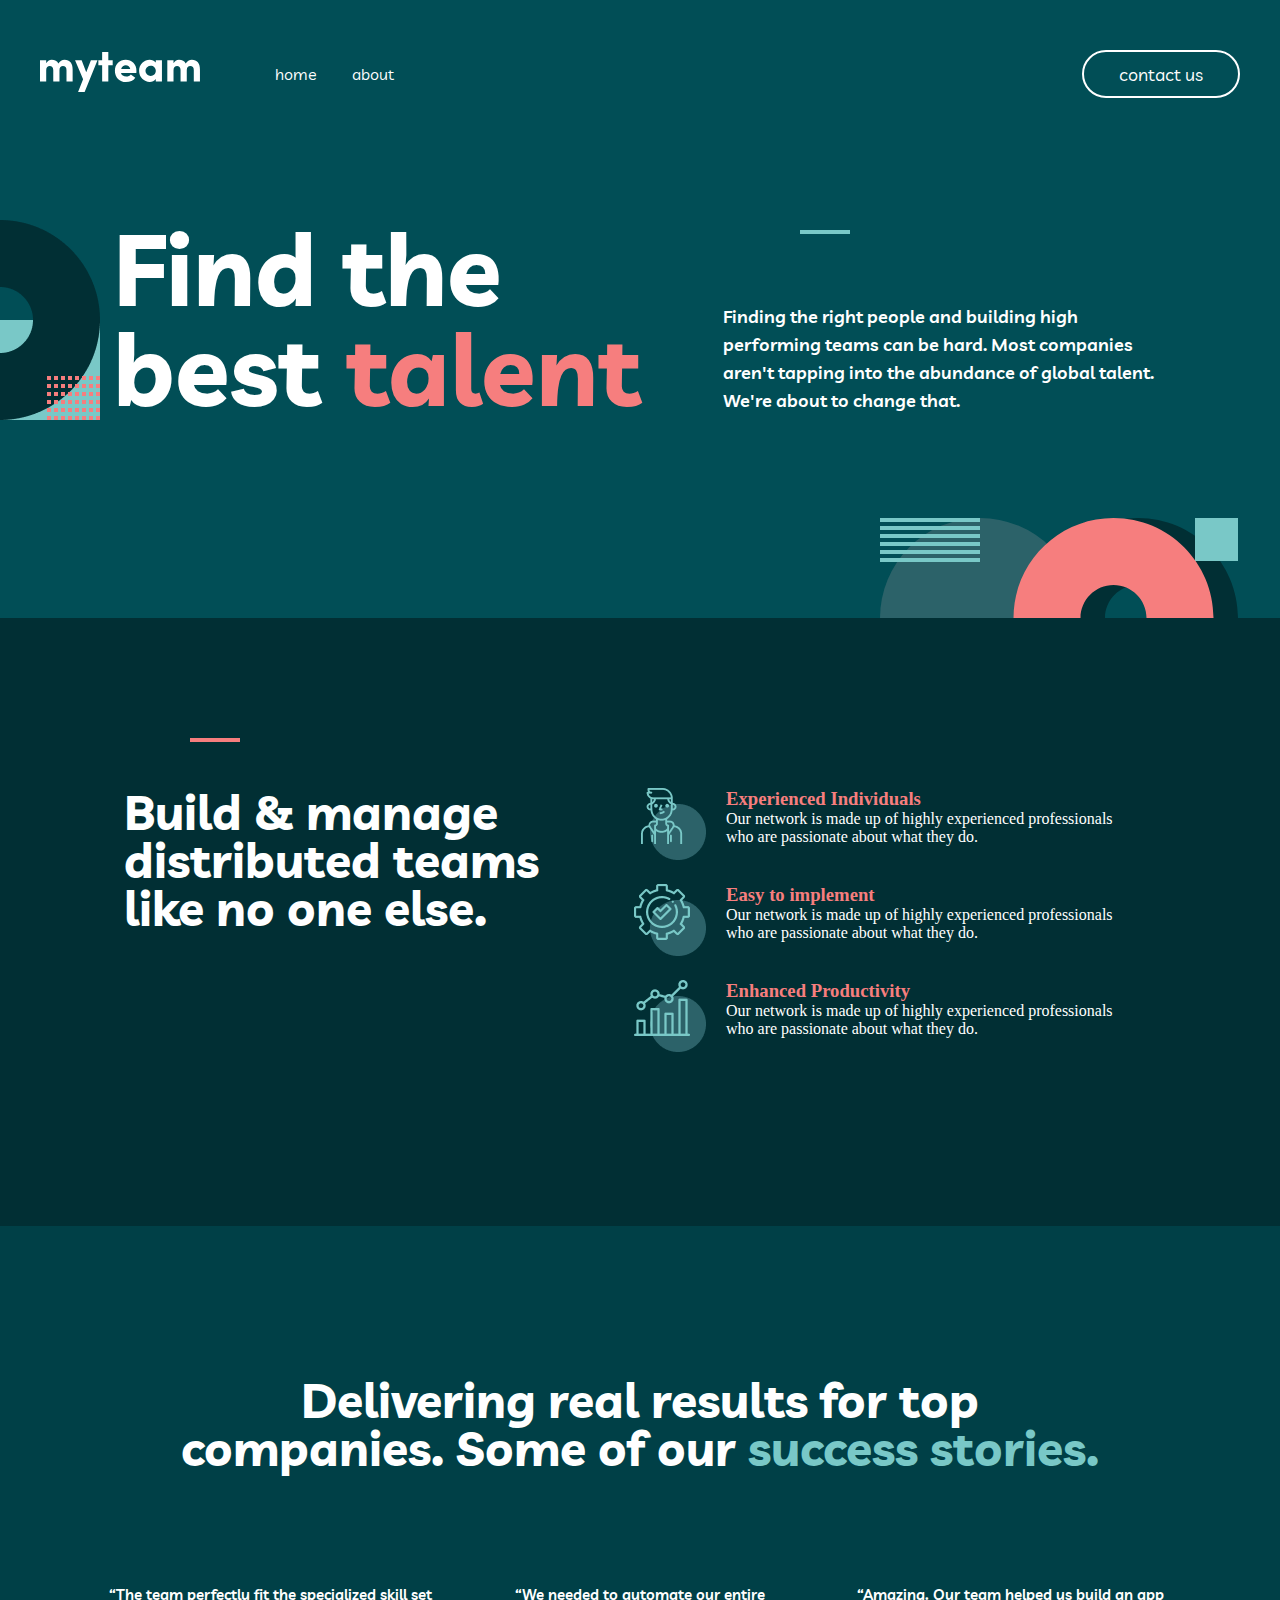
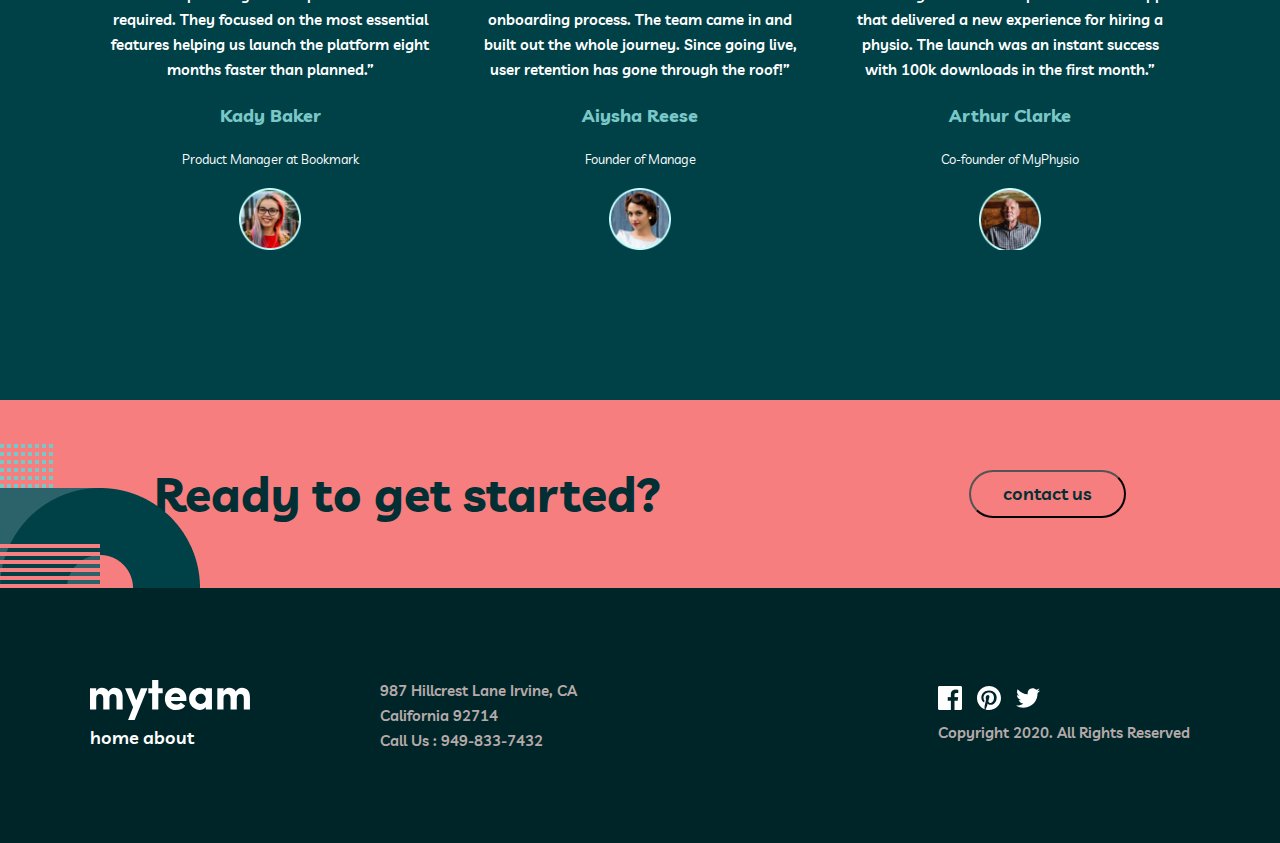
<file: index.html>
<!DOCTYPE html>
<html lang="en">

<head>
    <meta charset="UTF-8">
    <meta name="viewport" content="width=device-width, initial-scale=1.0">
    <title>Project#03</title>
    <link rel="stylesheet" href="./style.css">
    <link rel="preconnect" href="https://fonts.googleapis.com">
    <link rel="preconnect" href="https://fonts.gstatic.com" crossorigin>
    <link
        href="https://fonts.googleapis.com/css2?family=Livvic:ital,wght@0,100;0,200;0,300;0,400;0,500;0,600;0,700;0,900;1,100;1,200;1,300;1,400;1,500;1,600;1,700;1,900&family=Poppins:ital,wght@0,100;0,200;0,300;0,400;0,500;0,600;0,700;0,800;0,900;1,100;1,200;1,300;1,400;1,500;1,600;1,700;1,800;1,900&family=Roboto:ital,wght@0,100;0,300;0,400;0,500;0,700;0,900;1,100;1,300;1,400;1,500;1,700;1,900&family=Yellowtail&display=swap"
        rel="stylesheet">
</head>

<body>
    <section class="header">
        <header>
            <div class="header-box container">

                <div class="header-one">
                    <div class="header-icon">
                        <a href="./index.html"><img src="./img/myteam-logo.svg" alt=""></a>
                    </div>
                    <div class="header-about">
                        <a href="./index.html">home</a>
                        <a href="./about.html">about</a>
                    </div>
                </div>
                <div class="header-btn">
                    <a href="./contact.html"><button class="header-button">contact us</button></a>
                </div>



                
                <button  id="mymodal-btn" class="burger-icon">=</button>
                <div class="header-burger" id="burger">

                    <div class="burger-change">
                        <a href="./index.html">home</a>

                        <a href="./about.html">about</a>
                    </div>



                </div>




            </div>
        </header>

        <div class="talent">
            <h1>Find the best <span class="main-tal">talent</span></h1>
            <p class="talent-text">Finding the right people and building high performing teams can be hard. Most
                companies aren't tapping
                into the abundance of global talent. We're about to change that.</p>
            <img class="img-header-one" src="./img/Group 7.svg" alt="">
            <img class="img-header-two" src="./img/Group 8.png" alt="">
            <img class="img-header-three" src="./img/Rectangle.png" alt="">
        </div>


    </section>




    <section>
        <div class="build-and-manage">

            <div class="build-text-one">
                <h2>Build & manage distributed teams like no one else.</h2>
            </div>
            <div class="manage-text">
                <div class="manage-text-one">
                    <div>
                        <img src="./img/Group 11.png" alt="">
                    </div>
                    <div>
                        <h3 style="color: #F67E7E;">Experienced Individuals</h3>
                        <p class="mng-txt" style="color: white; width: 410px;">Our network is made up of highly
                            experienced professionals who are passionate about what they do.
                    </div>
                    </p>
                </div>
                <div class="manage-text-two">
                    <div>
                        <img src="./img/Group 12.png" alt="">
                    </div>
                    <div>
                        <h3 style="color: #F67E7E;">Easy to implement</h3>
                        <p class="mng-txt" style="color: white; width: 410px;">Our network is made up of highly
                            experienced professionals who are passionate about what they do.
                    </div>
                    </p>
                </div>
                <div class="manage-text-three">
                    <div>
                        <img src="./img/Group 13.png" alt="">
                    </div>
                    <div>
                        <h3 style="color: #F67E7E;">Enhanced Productivity</h3>
                        <p class="mng-txt" style="color: white; width: 410px;">Our network is made up of highly
                            experienced professionals who are passionate about what they do.
                    </div>
                    </p>
                </div>
                <img class="img-manage" src="./img/Rectangle (1).png" alt="">
            </div>

        </div>

    </section>


    <section>
        <div class="delivering-real">
            <h2>Delivering real results for top companies. Some of our <span style="color: #79C8C7;">success
                    stories.</span></h2>
            <div class="delivering-texts">
                <div class="kady-baker">
                    <p> “The team perfectly fit the specialized skill set required. They focused on the most essential
                        features helping us launch the platform eight months faster than planned.”</p>
                    <h3>Kady Baker</h3>
                    <span>Product Manager at Bookmark</span>
                    <img src="./img/Oval@2x.png" alt="">
                </div>
                <div class="aiysha-reese">
                    <p>“We needed to automate our entire onboarding process. The team came in and built out the whole
                        journey. Since going live, user retention has gone through the roof!”</p>
                    <h3>Aiysha Reese</h3>
                    <span>Founder of Manage</span>
                    <img src="./img/Oval Copy 5.png" alt="">
                </div>
                <div class="arthur">
                    <p>“Amazing. Our team helped us build an app that delivered a new experience for hiring a physio.
                        The launch was an instant success with 100k downloads in the first month.”</p>
                    <h3>Arthur Clarke</h3>
                    <span>Co-founder of MyPhysio</span>
                    <img src="./img/Oval Copy 6.png" alt="">
                </div>
            </div>
        </div>
    </section>


    <section>
        <div class="get-started">
            <h2>Ready to get started?</h2>
            <button>contact us</button>
            <img class="get-img" src="./img/Group 8 (3).png" alt="">
        </div>
    </section>

    <footer>
        <div class="footer-part">

            <div class="foot">

                <div class="footer-one">
                    <img src="./img/myteam-logo.svg" alt="">
                    <p>home about</p>
                </div>
                <div class="footer-two">
                    <ul>
                        <li>
                            987 Hillcrest Lane
                            Irvine, CA <br>
                            California 92714 <br>
                            Call Us : 949-833-7432
                        </li>
                    </ul>
                </div>

            </div>


            <div class="footer-three">
                <div style="gap: 15px; display: flex;">

                    <img src="./img/Path.png" alt="">
                    <img src="./img/Path.svg" alt="">
                    <img src="./img/Path (1).svg" alt="">
                </div>

                <div>
                    <p>Copyright 2020. All Rights Reserved</p>
                </div>
            </div>
        </div>
    </footer>
    <script src="./main.js"></script>
</body>

</html>
</file>
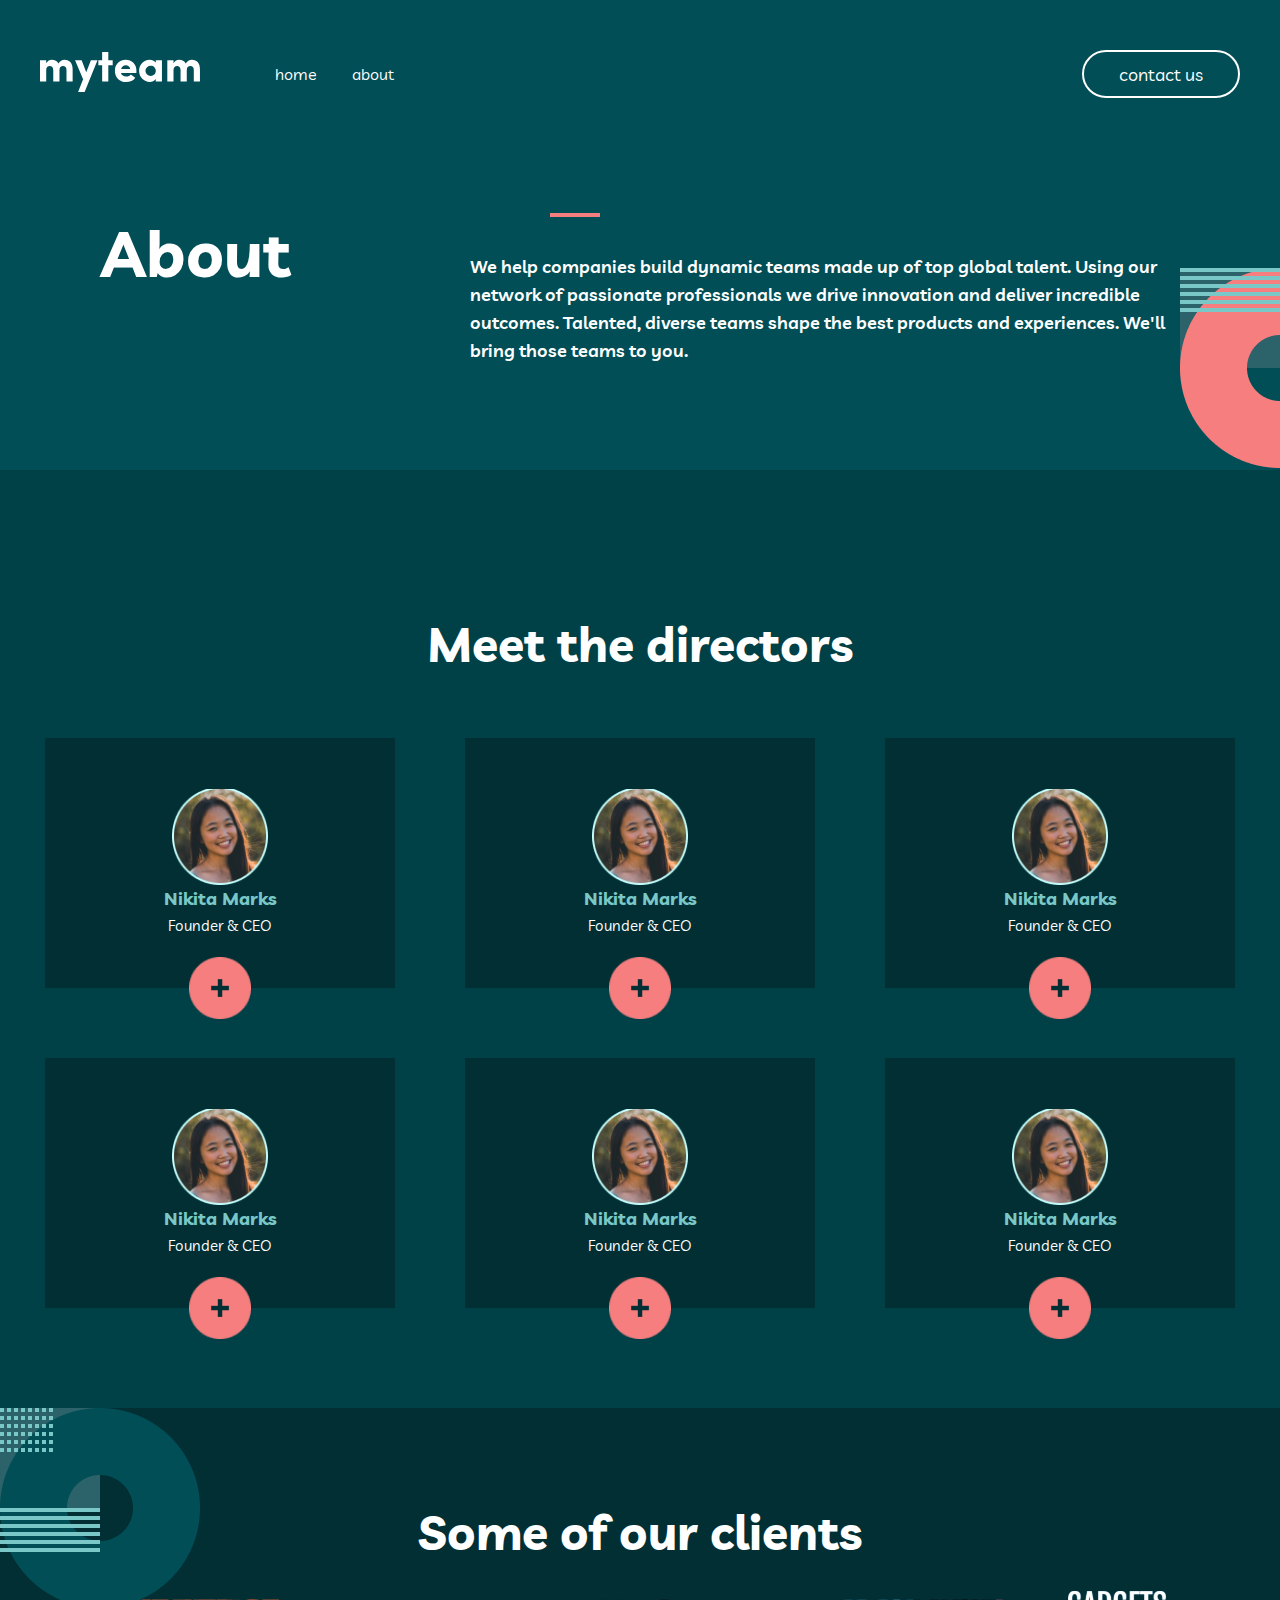
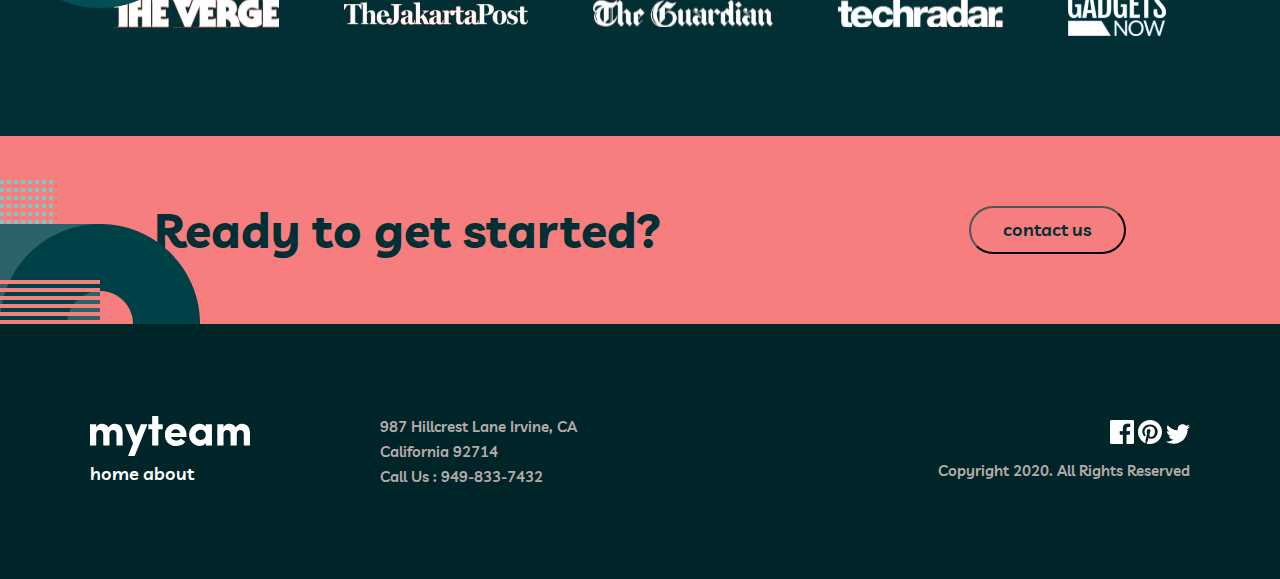
<file: about.html>
<!DOCTYPE html>
<html lang="en">

<head>
    <meta charset="UTF-8">
    <meta name="viewport" content="width=device-width, initial-scale=1.0">
    <title>Project#03</title>
    <link rel="stylesheet" href="./style.css">
    <link rel="preconnect" href="https://fonts.googleapis.com">
    <link rel="preconnect" href="https://fonts.gstatic.com" crossorigin>
    <link
        href="https://fonts.googleapis.com/css2?family=Livvic:ital,wght@0,100;0,200;0,300;0,400;0,500;0,600;0,700;0,900;1,100;1,200;1,300;1,400;1,500;1,600;1,700;1,900&family=Poppins:ital,wght@0,100;0,200;0,300;0,400;0,500;0,600;0,700;0,800;0,900;1,100;1,200;1,300;1,400;1,500;1,600;1,700;1,800;1,900&family=Roboto:ital,wght@0,100;0,300;0,400;0,500;0,700;0,900;1,100;1,300;1,400;1,500;1,700;1,900&family=Yellowtail&display=swap"
        rel="stylesheet">
</head>

<body>
    <section class="header">
        <header>
            <div class="header-box container">

                <div class="header-one">
                    <div class="header-icon">
                        <a href="./index.html"><img src="./img/myteam-logo.svg" alt=""></a>
                    </div>
                    <div class="header-about">
                        <a href="./index.html">home</a>
                        <a href="./about.html">about</a>
                    </div>
                </div>
                <div class="header-btn">
                    <a href="./contact.html"><button class="header-button">contact us</button></a>
                </div>



                <button  id="mymodal-btn" class="burger-icon">=</button>
                <div class="header-burger" id="burger">

                    <div class="burger-change">
                        <a href="./index.html">home</a>

                        <a href="./about.html">about</a>
                    </div>
            </div>
        </header>


    </section>


    <section>
        <div class="about-page">
            <h1>About</h1>
            <p>We help companies build dynamic teams made up of top global talent. Using our network of passionate
                professionals we drive innovation and deliver incredible outcomes. Talented, diverse teams shape the
                best products and experiences. We'll bring those teams to you.</p>
                <img src="./img/Group 8 (4).png" alt="">
                <img  src="./img/Rectangle (1).png" alt="" class="about-img">
        </div>
    </section>


    <section>
        <div class="directors">
            <h2>Meet the directors</h2>
            <div class="director-cards">
                <div class="director-card">
                    <img class="director-image" src="./img/Oval.png" alt="">
                    <h4>Nikita Marks</h4>
                    <span>Founder & CEO</span>
                    <img class="irectorasxj" src="./img/Group 13 (1).png" alt="">
                </div>

                <div class="director-card">
                    <img class="director-image" src="./img/Oval.png" alt="">
                    <h4>Nikita Marks</h4>
                    <span>Founder & CEO</span>
                    <img class="irectorasxj"  src="./img/Group 13 (1).png" alt="">
                </div>


                <div class="director-card">
                    <img class="director-image" src="./img/Oval.png" alt="">
                    <h4>Nikita Marks</h4>
                    <span>Founder & CEO</span>
                    <img class="irectorasxj" src="./img/Group 13 (1).png" alt="">
                </div>


                <div class="director-card">
                    <img class="director-image" src="./img/Oval.png" alt="">
                    <h4>Nikita Marks</h4>
                    <span>Founder & CEO</span>
                    <img class="irectorasxj" src="./img/Group 13 (1).png" alt="">
                </div>


                <div class="director-card">
                    <img class="director-image" src="./img/Oval.png" alt="">
                    <h4>Nikita Marks</h4>
                    <span>Founder & CEO</span>
                    <img class="irectorasxj" src="./img/Group 13 (1).png" alt="">
                </div>


                <div class="director-card">
                    <img class="director-image" src="./img/Oval.png" alt="">
                    <h4>Nikita Marks</h4>
                    <span>Founder & CEO</span>
                    <img class="irectorasxj" src="./img/Group 13 (1).png" alt="">
                </div>
            </div>
        </div>
    </section>




    <section>
        <div class="clients">
            <h2>Some of our clients</h2>
            <div class="clients-icons">
                <img src="./img/Object.svg" alt="">
                <img src="./img/jakarta.svg" alt="">
                <img src="./img/Object (1).svg" alt="">
                <img src="./img/Object (2).svg" alt="">
                <img src="./img/gadgets-now.svg" alt="">
            </div>
            <img class="clin-pic" src="./img/clients-bg.png" alt="">
        </div>
    </section>

    <section>
        <div class="get-started">
            <h2>Ready to get started?</h2>
            <button>contact us</button>
            <img class="get-img" src="./img/Group 8 (3).png" alt="">
        </div>
    </section>

    

    <footer>
        <div class="footer-part">

            <div class="foot">

                <div class="footer-one">
                    <img src="./img/myteam-logo.svg" alt="">
                    <p>home about</p>
                </div>
                <div class="footer-two">
                    <ul>
                        <li>
                            987 Hillcrest Lane
                            Irvine, CA <br>
                            California 92714 <br>
                            Call Us : 949-833-7432
                        </li>
                    </ul>
                </div>

            </div>


            <div class="footer-three">
                <div>

                    <img src="./img/Path.png" alt="">
                    <img src="./img/Path.svg" alt="">
                    <img src="./img/Path (1).svg" alt="">
                </div>

                <div>
                    <p>Copyright 2020. All Rights Reserved</p>
                </div>
            </div>
        </div>
    </footer>
    <script src="./main.js"></script>
</body>

</html>
</file>
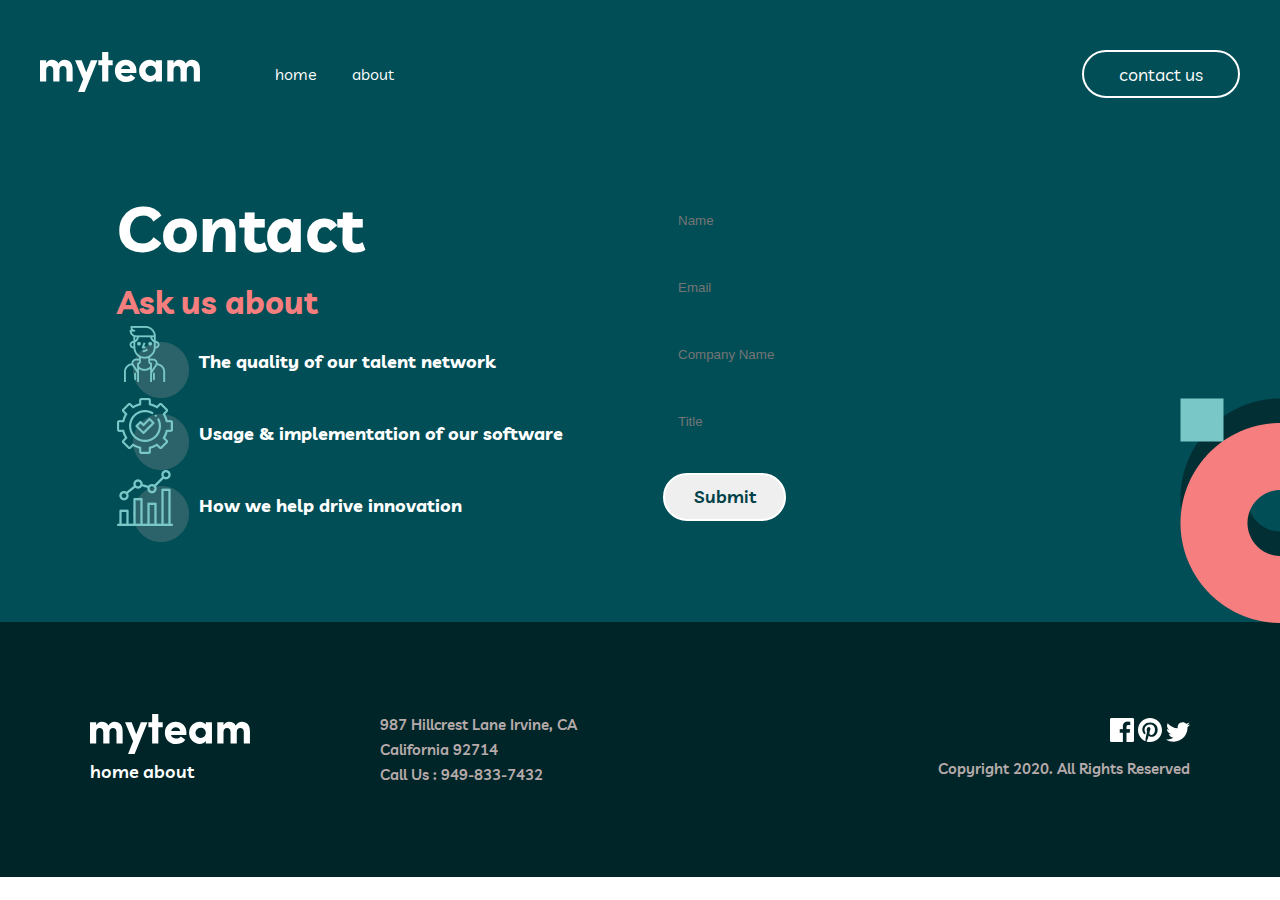
<file: contact.html>
<!DOCTYPE html>
<html lang="en">

<head>
    <meta charset="UTF-8">
    <meta name="viewport" content="width=device-width, initial-scale=1.0">
    <title>Project#03</title>
    <link rel="stylesheet" href="./style.css">
    <link rel="preconnect" href="https://fonts.googleapis.com">
    <link rel="preconnect" href="https://fonts.gstatic.com" crossorigin>
    <link
        href="https://fonts.googleapis.com/css2?family=Livvic:ital,wght@0,100;0,200;0,300;0,400;0,500;0,600;0,700;0,900;1,100;1,200;1,300;1,400;1,500;1,600;1,700;1,900&family=Poppins:ital,wght@0,100;0,200;0,300;0,400;0,500;0,600;0,700;0,800;0,900;1,100;1,200;1,300;1,400;1,500;1,600;1,700;1,800;1,900&family=Roboto:ital,wght@0,100;0,300;0,400;0,500;0,700;0,900;1,100;1,300;1,400;1,500;1,700;1,900&family=Yellowtail&display=swap"
        rel="stylesheet">
</head>
<body>
    <section class="header">
        <header>
            <div class="header-box container">

                <div class="header-one">
                    <div class="header-icon">
                        <a href="./index.html"><img src="./img/myteam-logo.svg" alt=""></a>
                    </div>
                    <div class="header-about">
                        <a href="./index.html">home</a>
                        <a href="./about.html">about</a>
                    </div>
                </div>
                <div class="header-btn">
                    <a href="./contact.html"><button class="header-button">contact us</button></a>
                </div>

                <button  id="mymodal-btn" class="burger-icon">=</button>
                <div class="header-burger" id="burger">

                    <div class="burger-change">
                        <a href="./index.html">home</a>

                        <a href="./about.html">about</a>
                    </div>
            </div>
        </header>

    </section>


        <div class="contact">
            <div class="contact-text">
                <h1>Contact</h1>
                <span>Ask us about</span>
                <div class="quality-text">
                    <div class="txt-one">
                        <img src="./img/Group 11 (1).png" alt="">
                        <p>The quality of our talent network</p>
                    </div>
                    <div class="txt-two">
                        <img src="./img/Group 12 (1).png" alt="">
                        <p>Usage & implementation of our software</p>
                    </div>
                    <div class="txt-three">
                        <img src="./img/Group 13 (2).png" alt="">
                        <p>How we help drive innovation</p>
                    </div>
                </div>
            </div>
            
            
            <div class="contact-details">
                <form>
                    <input type="text" placeholder="Name">
                    <input type="email" name="" id="" placeholder="Email" >
                    <input type="text" name="" id="" placeholder="Company Name">
                    
                    <input type="text" name="" id="" placeholder="Title">
                    
                </form>
                <button>Submit</button>
                <img class="last-img" src="./img/Group 4.png" alt="">
                
            </div>
        </div>



    <footer>
        <div class="footer-part">

            <div class="foot">

                <div class="footer-one">
                    <img src="./img/myteam-logo.svg" alt="">
                    <p>home about</p>
                </div>
                <div class="footer-two">
                    <ul>
                        <li>
                            987 Hillcrest Lane
                            Irvine, CA <br>
                            California 92714 <br>
                            Call Us : 949-833-7432
                        </li>
                    </ul>
                </div>

            </div>


            <div class="footer-three">
                <div>

                    <img src="./img/Path.png" alt="">
                    <img src="./img/Path.svg" alt="">
                    <img src="./img/Path (1).svg" alt="">
                </div>

                <div>
                    <p>Copyright 2020. All Rights Reserved</p>
                </div>
            </div>
        </div>
    </footer>

    <script src="./main.js"></script>
</body>
</html>
</file>
<file: style.css>
* {
  margin: 0;
  padding: 0;
  box-sizing: border-box;
}

ul,
ol {
  list-style: none;
}

a {
  text-decoration: none;
}

.header-burger {
  display: none;
}
.header-burger.active {
  display: block;
}

.btn {
  display: none;
}

.container {
  width: 100%;
  max-width: 1200px;
  margin: 0 auto;
}

.header-box {
  display: flex;
  justify-content: space-between;
  align-items: center;
  padding-top: 50px;
  position: relative;
}

.header {
  background-color: #014E56;
  position: relative;
}

.header-about {
  display: flex;
  font-family: "Livvic";
  gap: 35px;
}
.header-about a {
  color: #fff;
}

.header-one {
  display: flex;
  align-items: center;
  gap: 75px;
  position: relative;
}

.header-btn button {
  font-size: 18px;
  font-family: "Livvic";
}

.header-button {
  width: 158px;
  height: 48px;
  border-radius: 24px;
  border: 2px solid white;
  background-color: #014E56;
  color: white;
}

.talent {
  display: flex;
  justify-content: center;
  margin-top: 120px;
  padding-bottom: 200px;
  gap: 60px;
}
.talent h1 {
  font-family: "Livvic";
  font-size: 100px;
  font-weight: 700;
  line-height: 100px;
  color: white;
  width: 550px;
}

.talent-text {
  font-family: "Livvic";
  font-size: 18px;
  font-weight: 600;
  line-height: 28px;
  color: white;
  width: 445px;
  margin-top: 85px;
}

.main-tal {
  color: #F67E7E;
  font-family: "Livvic";
  font-size: 100px;
  font-weight: 700;
  line-height: 100px;
}

.img-header-two {
  position: absolute;
  top: 220px;
  left: 0;
}

.img-header-one {
  position: absolute;
  bottom: 0;
  left: 880px;
}

.img-header-three {
  position: absolute;
  top: 230px;
  left: 800px;
}

.build-and-manage {
  background-color: #012F34;
  display: flex;
  justify-content: center;
  padding: 170px 0;
  gap: 70px;
  position: relative;
}

.build-text-one h2 {
  font-family: "Livvic";
  font-size: 48px;
  font-weight: 700;
  line-height: 48px;
  color: white;
  width: 440px;
}

.manage-text-one {
  display: flex;
  gap: 20px;
}

.manage-text-two {
  display: flex;
  gap: 20px;
}

.manage-text-three {
  display: flex;
  gap: 20px;
}

.img-manage {
  position: absolute;
  top: 120px;
  left: 190px;
}

.manage-text {
  display: flex;
  flex-direction: column;
  gap: 20px;
}

.delivering-real {
  background-color: #004047;
  display: flex;
  flex-direction: column;
  justify-content: center;
  align-items: center;
  padding-top: 150px;
  padding-bottom: 150px;
}
.delivering-real h2 {
  font-family: "Livvic";
  font-size: 48px;
  font-weight: 700;
  line-height: 48px;
  text-align: center;
  color: #fff;
  width: 930px;
}

.delivering-texts {
  display: flex;
  margin-top: 110px;
  gap: 40px;
}

.kady-baker {
  display: flex;
  flex-direction: column;
  gap: 20px;
  display: flex;
  justify-content: center;
  align-items: center;
}
.kady-baker p {
  width: 330px;
  color: #fff;
  text-align: center;
  font-family: "Livvic";
  font-size: 15px;
  font-weight: 600;
  line-height: 25px;
}
.kady-baker h3 {
  font-family: "Livvic";
  font-size: 18px;
  font-weight: 700;
  line-height: 28px;
  text-align: center;
  color: #79C8C7;
}
.kady-baker span {
  font-family: "Livvic";
  font-size: 13px;
  line-height: 18px;
  text-align: center;
  color: #fff;
}
.kady-baker img {
  width: 62px;
  height: 62px;
}

.aiysha-reese {
  display: flex;
  flex-direction: column;
  gap: 20px;
  display: flex;
  justify-content: center;
  align-items: center;
}
.aiysha-reese p {
  width: 330px;
  color: #fff;
  text-align: center;
  font-family: "Livvic";
  font-size: 15px;
  font-weight: 600;
  line-height: 25px;
}
.aiysha-reese h3 {
  font-family: "Livvic";
  font-size: 18px;
  font-weight: 700;
  line-height: 28px;
  text-align: center;
  color: #79C8C7;
}
.aiysha-reese span {
  font-family: "Livvic";
  font-size: 13px;
  line-height: 18px;
  text-align: center;
  color: #fff;
}
.aiysha-reese img {
  width: 62px;
  height: 62px;
}

.arthur {
  display: flex;
  flex-direction: column;
  gap: 20px;
  display: flex;
  justify-content: center;
  align-items: center;
}
.arthur p {
  width: 330px;
  color: #fff;
  text-align: center;
  font-family: "Livvic";
  font-size: 15px;
  font-weight: 600;
  line-height: 25px;
}
.arthur h3 {
  font-family: "Livvic";
  font-size: 18px;
  font-weight: 700;
  line-height: 28px;
  text-align: center;
  color: #79C8C7;
}
.arthur span {
  font-family: "Livvic";
  font-size: 13px;
  line-height: 18px;
  text-align: center;
  color: #fff;
}
.arthur img {
  width: 62px;
  height: 62px;
}

.get-started {
  background-color: #F67E7E;
  padding: 70px 0;
  display: flex;
  position: relative;
  justify-content: space-around;
}
.get-started h2 {
  font-family: "Livvic";
  font-size: 48px;
  font-weight: 700;
  line-height: 48px;
  color: #012F34;
}
.get-started button {
  width: 157px;
  height: 48px;
  background-color: #F67E7E;
  color: #012F34;
  font-family: "Livvic";
  font-size: 18px;
  font-weight: 600;
  line-height: 28px;
  border-radius: 25px;
}

.get-img {
  position: absolute;
  left: 0;
  top: 44px;
}

.footer-part {
  display: flex;
  justify-content: space-between;
  background-color: #002529;
  align-items: center;
  padding: 90px;
}

.foot {
  display: flex;
  align-items: center;
  justify-content: center;
  gap: 130px;
}

.footer-one p {
  font-family: "Livvic";
  font-size: 18px;
  font-weight: 600;
  line-height: 28px;
  color: white;
}

.footer-two li {
  font-family: "Livvic";
  font-size: 15px;
  font-weight: 600;
  line-height: 25px;
  color: #b6aaaa;
}

.footer-three {
  text-align: end;
  display: flex;
  flex-direction: column;
  gap: 10px;
}
.footer-three p {
  font-family: "Livvic";
  font-size: 15px;
  font-weight: 600;
  line-height: 25px;
  color: #b6aaaa;
}

.about-page {
  display: flex;
  position: relative;
  background-color: #014E56;
  justify-content: center;
  padding: 105px 0;
  gap: 180px;
}
.about-page h1 {
  font-family: "Livvic";
  font-size: 64px;
  font-weight: 700;
  line-height: 100px;
  color: #fff;
}
.about-page p {
  font-family: "Livvic";
  font-size: 18px;
  font-weight: 600;
  line-height: 28px;
  width: 710px;
  color: #fff;
  margin-top: 50px;
}
.about-page img {
  position: absolute;
  right: 0;
  top: 170px;
}
.about-page .about-img {
  position: absolute;
  top: 115px;
  left: 550px;
}

.directors {
  background-color: #004047;
}
.directors h2 {
  display: flex;
  justify-content: center;
  font-family: "Livvic";
  font-size: 48px;
  font-weight: 700;
  line-height: 48px;
  color: #fff;
  padding-top: 150px;
}

.director-cards {
  display: flex;
  flex-wrap: wrap;
  margin-top: 70px;
  justify-content: center;
  place-items: center;
  gap: 70px;
  padding-bottom: 100px;
}

.director-card {
  position: relative;
  width: 350px;
  height: 250px;
  padding: 15px;
  background-color: #012F34;
  display: flex;
  flex-direction: column;
  justify-content: center;
  align-items: center;
}
.director-card img {
  width: 96px;
  height: 96px;
}
.director-card h4 {
  font-family: "Livvic";
  font-size: 18px;
  font-weight: 700;
  line-height: 28px;
  text-align: center;
  color: #79C8C7;
}
.director-card span {
  font-family: "Livvic";
  font-size: 15px;
  line-height: 25px;
  text-align: center;
  color: #fff;
}

.director-image {
  width: 90px;
  height: 90px;
}

.burger-icon {
  display: none;
}

.irectorasxj {
  padding: 17px;
  position: absolute;
  top: 202px;
}
.irectorasxj img {
  width: 50px;
  height: 50px;
}

.clients {
  padding: 100px 0;
  gap: 35px;
  background-color: #012F34;
  display: flex;
  position: relative;
  flex-direction: column;
  justify-content: center;
  align-items: center;
}
.clients h2 {
  color: #fff;
  font-family: "Livvic";
  font-size: 48px;
  font-weight: 700;
  line-height: 48px;
  text-align: center;
}

.clients-icons {
  display: flex;
  gap: 65px;
  justify-content: center;
}

.clin-pic {
  position: absolute;
  left: 0;
  top: 0;
}

.contact {
  display: flex;
  justify-content: center;
  align-items: center;
  background-color: #014E56;
  padding: 80px 0;
  gap: 100px;
  position: relative;
}
.contact .last-img {
  position: absolute;
  right: 0;
  top: 300px;
}
.contact button {
  width: 123px;
  border-radius: 24px;
  border: 2px solid white;
  height: 48px;
  margin-top: 30px;
  font-family: "Livvic";
  font-size: 18px;
  font-weight: 600;
  line-height: 28px;
  text-align: center;
  color: #004047;
}

.contact-text {
  display: flex;
  flex-direction: column;
}
.contact-text h1 {
  color: #fff;
  font-family: "Livvic";
  font-size: 64px;
  font-weight: 700;
  line-height: 100px;
  text-align: left;
}
.contact-text span {
  color: #F67E7E;
  font-family: Livvic;
  font-size: 32px;
  font-weight: 700;
  line-height: 48px;
  text-align: left;
}

.quality-text {
  display: flex;
  flex-direction: column;
}

.txt-one {
  display: flex;
  align-items: center;
  font-family: "Livvic";
  font-size: 18px;
  font-weight: 700;
  line-height: 28px;
  text-align: left;
  color: white;
  gap: 10px;
}

.txt-two {
  display: flex;
  align-items: center;
  font-family: "Livvic";
  font-size: 18px;
  font-weight: 700;
  line-height: 28px;
  text-align: left;
  color: white;
  gap: 10px;
}

.txt-three {
  display: flex;
  align-items: center;
  font-family: "Livvic";
  font-size: 18px;
  font-weight: 700;
  line-height: 28px;
  text-align: left;
  color: white;
  gap: 10px;
}

.contact-details form {
  display: flex;
  flex-direction: column;
  gap: 25px;
  width: 500px;
}
.contact-details form input {
  display: flex;
  height: 42px;
  color: white;
  background-color: #014E56;
  border: none;
  padding: 15px;
}
.contact-details form .header-box {
  padding: 20px;
}
.contact-details form .header-burger {
  height: 600px;
  width: 200px;
}

@media only screen and (max-width: 600px) {
  body {
    width: 100%;
    margin: 0;
    padding: 0;
    box-sizing: border-box;
  }
  body .header-about {
    display: none;
  }
  body .header-box {
    padding: 20px;
  }
  body .img-header-one {
    left: 100px;
    width: 100%;
  }
  body .img-header-two {
    display: none;
  }
  body .img-header-three {
    display: none;
  }
  body .delivering-texts {
    display: flex;
    flex-direction: column;
  }
  body .talent {
    flex-direction: column;
    text-align: center;
    justify-content: center;
    align-items: center;
  }
  body .talent h1 {
    width: 413px;
  }
  body .talent p {
    width: 353px;
    margin-top: 0;
  }
  body .build-and-manage {
    display: flex;
    flex-direction: column;
    gap: 50px;
  }
  body .manage-text {
    display: flex;
    flex-direction: column;
    gap: 20px;
  }
  body .img-manage {
    left: 0;
  }
  body .build-text-one h2 {
    width: 313px;
  }
  body .manage-text-one {
    display: flex;
    flex-direction: column;
    justify-content: first baseline;
    align-items: center;
    text-align: center;
    gap: 20px;
  }
  body .manage-text-two {
    display: flex;
    flex-direction: column;
    justify-content: first baseline;
    align-items: center;
    text-align: center;
  }
  body .manage-text-three {
    display: flex;
    flex-direction: column;
    justify-content: first baseline;
    align-items: center;
    text-align: center;
  }
  body .mng-txt {
    width: 310px;
  }
  body .delivering-real {
    display: flex;
    flex-direction: column;
  }
  body .delivering-real h2 {
    width: 410px;
  }
  body .quality-text {
    gap: 20px;
  }
  body .header-button {
    display: none;
  }
  body .get-started {
    display: flex;
    flex-direction: column;
    align-items: center;
    justify-content: center;
    text-align: center;
  }
  body .get-img {
    left: 0;
    top: 140px;
  }
  body .director-cards {
    display: grid;
    grid-template-columns: 1fr;
  }
  body .footer-part {
    display: flex;
    flex-direction: column;
    justify-content: center;
  }
  body .foot {
    display: flex;
    flex-direction: column;
    gap: 10px;
    margin-top: 0;
    text-align: center;
  }
  body .footer-three {
    display: flex;
    flex-direction: column;
    justify-content: center;
    text-align: center;
    margin-top: 20px;
  }
  body .contact {
    display: flex;
    flex-direction: column;
  }
  body .last-img {
    position: absolute;
    bottom: 330px;
    right: 0;
  }
  body .contact-text {
    display: flex;
    flex-direction: column;
    justify-content: center;
    padding: 20px;
    gap: 30px;
    text-align: center;
    align-items: center;
  }
  body input {
    width: 320px;
  }
  body .contact-details {
    position: relative;
  }
  body .contact-details form {
    width: 411px;
  }
  body .header-burger {
    display: none;
    width: 250px;
    top: 60px;
    z-index: 1;
    right: 0;
    height: 700px;
    flex-direction: column;
    background-color: #35a5b1;
    text-align: start;
    padding: 10px 0;
    /* Show when the "active" class is added */
    align-items: center;
    margin: 20px auto 0;
    position: absolute;
  }
  body .header-burger a {
    font-size: 46px;
    color: white;
    margin-top: 50px;
    font-family: "Livvic";
    text-align: start;
  }
  body .header-box {
    position: relative;
  }
  body .about-page {
    display: flex;
    flex-direction: column;
    align-items: center;
    text-align: center;
    gap: 0;
  }
  body .about-page img {
    display: none;
  }
  body .about-page p {
    width: 380px;
  }
  body .burger-icon {
    display: block;
    width: 50px;
    height: 50px;
    font-size: 38px;
    border-radius: 3px;
    background-color: #014E56;
    border: none;
    color: white;
  }
  body .burger-change {
    display: flex;
    flex-direction: column;
    gap: 20px;
    border-radius: 10px;
    padding: 10px;
    color: white;
  }
  body .directors {
    display: flex;
    flex-direction: column;
    align-items: center;
    text-align: center;
  }
  body .directors h2 {
    width: 410px;
    font-size: 32px;
  }
  body .clients {
    display: flex;
    flex-direction: column;
  }
  body .clients .clin-pic {
    display: none;
  }
  body .clients-icons {
    display: flex;
    flex-direction: column;
    align-items: center;
    width: 420px;
  }
  body .img-header-one {
    display: none;
  }
}
@media only screen and (max-width: 768px) {
  body .talent {
    position: relative;
    display: flex;
    flex-direction: column;
    align-items: center;
    text-align: center;
    gap: 0;
  }
  body .talent .img-header-one {
    position: absolute;
    display: flex;
    display: block;
    left: 0;
  }
  body .talent img {
    display: none;
  }
  body .build-and-manage {
    display: flex;
    flex-direction: column;
    justify-content: center;
    align-items: center;
  }
  body .build-text-one {
    margin-right: 55px;
  }
  body .img-manage {
    left: 139px;
  }
  body .delivering-real {
    display: flex;
    flex-direction: column;
  }
  body .delivering-real h2 {
    width: 410px;
  }
  body .delivering-texts {
    display: flex;
    flex-direction: column;
  }
  body .get-started img {
    display: none;
  }
  body .about-page {
    display: flex;
    flex-direction: column;
    gap: 0;
    align-items: center;
    text-align: center;
  }
  body .about-page img {
    display: none;
  }
  body .director-cards {
    display: grid;
    grid-template-columns: 1fr;
  }
  body .director-cards .director-card {
    width: 281px;
  }
  body .header-box {
    padding: 20px;
  }
  body .contact-details {
    position: relative;
  }
  body .contact-details form {
    width: 411px;
  }
  body .clients-icons {
    width: 410px;
  }
  body .clients-icons img:nth-child(4) {
    display: none;
  }
  body .clients-icons img:nth-child(3) {
    display: none;
  }
  body .clin-pic {
    display: none;
  }
}/*# sourceMappingURL=style.css.map */
</file>
